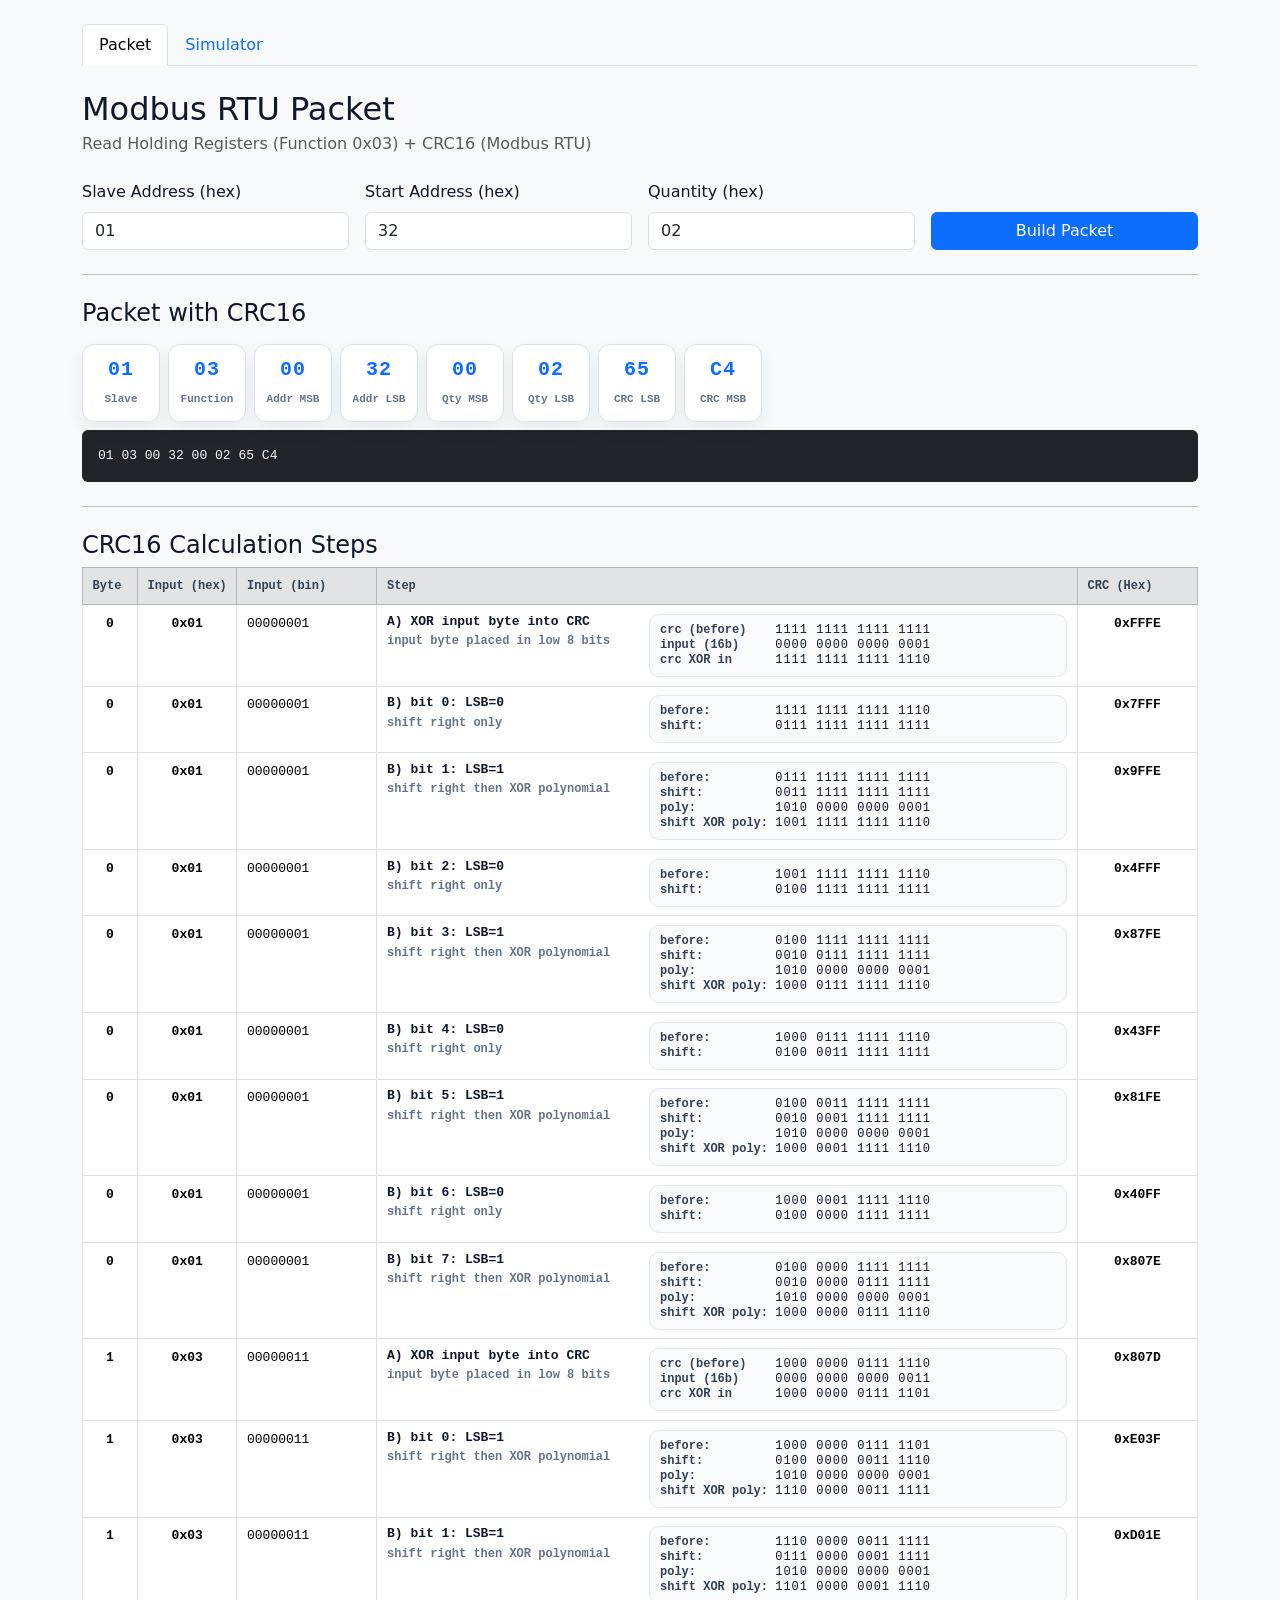
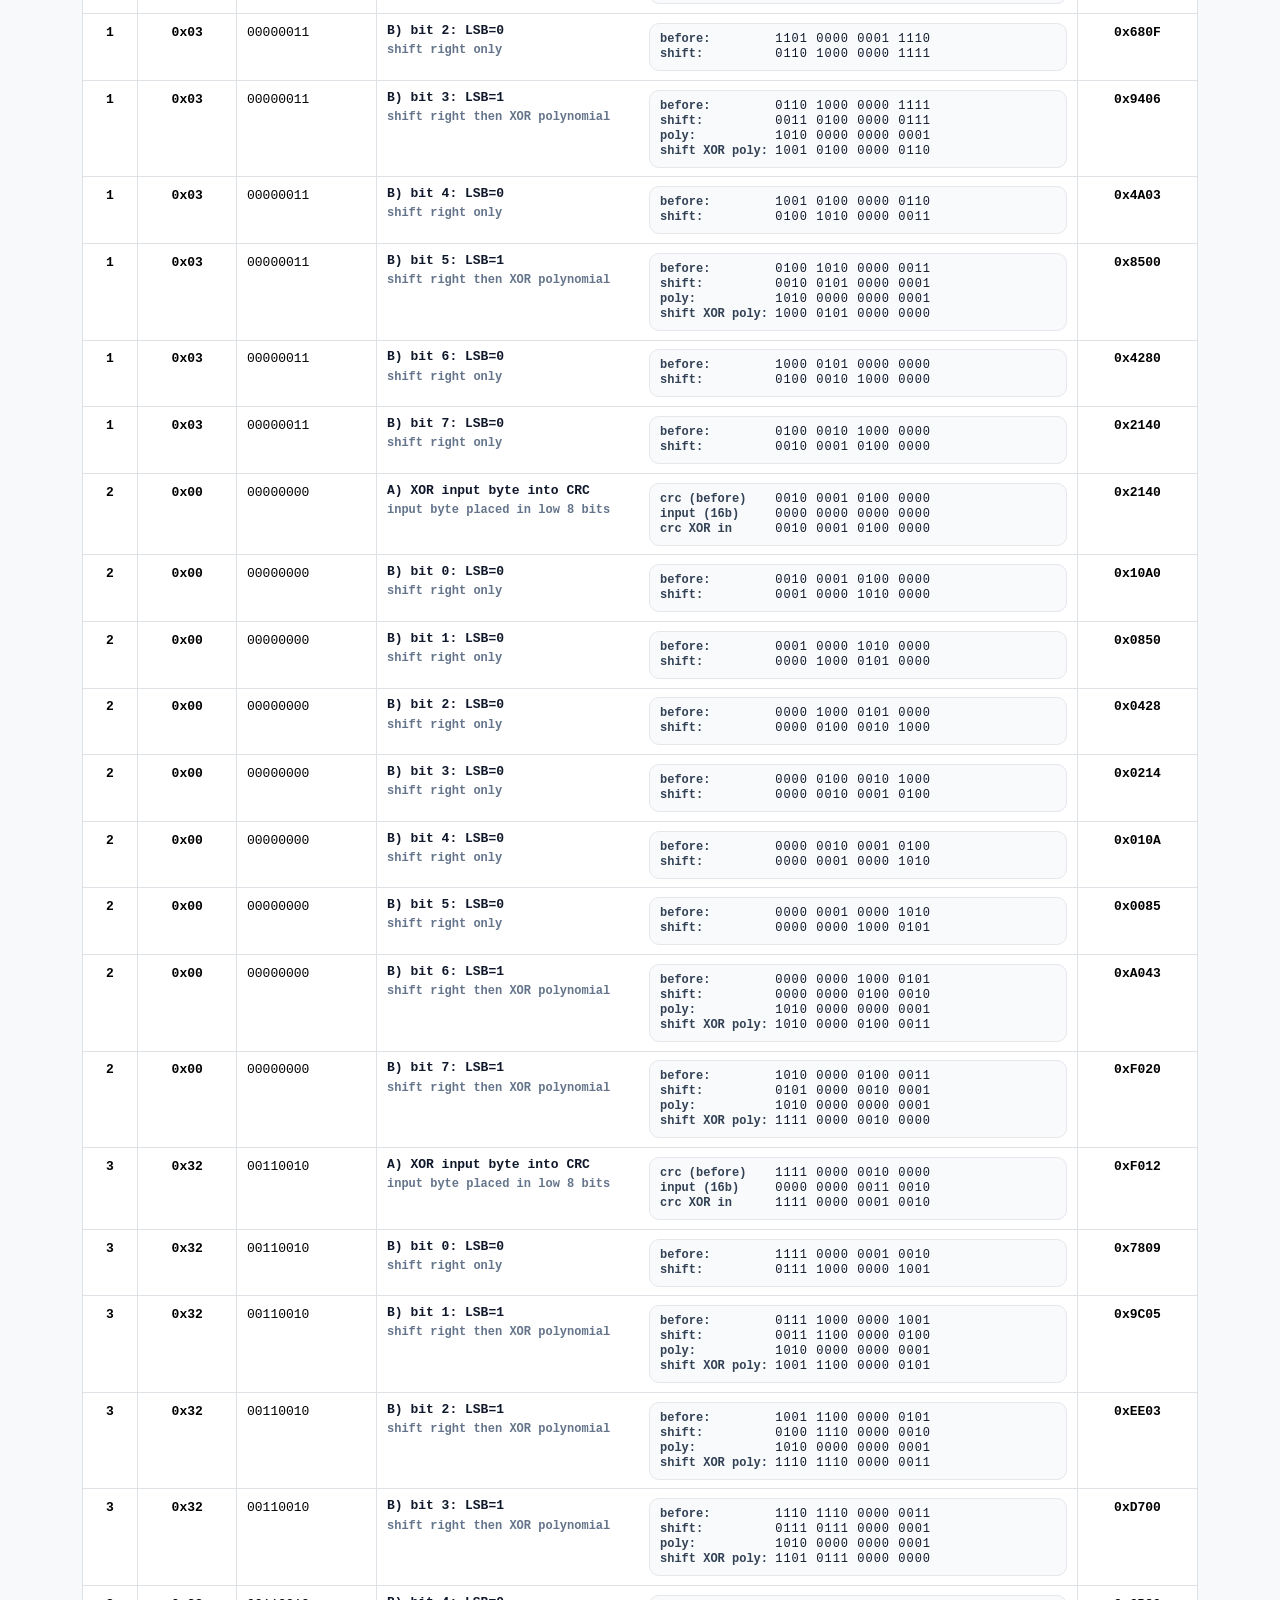
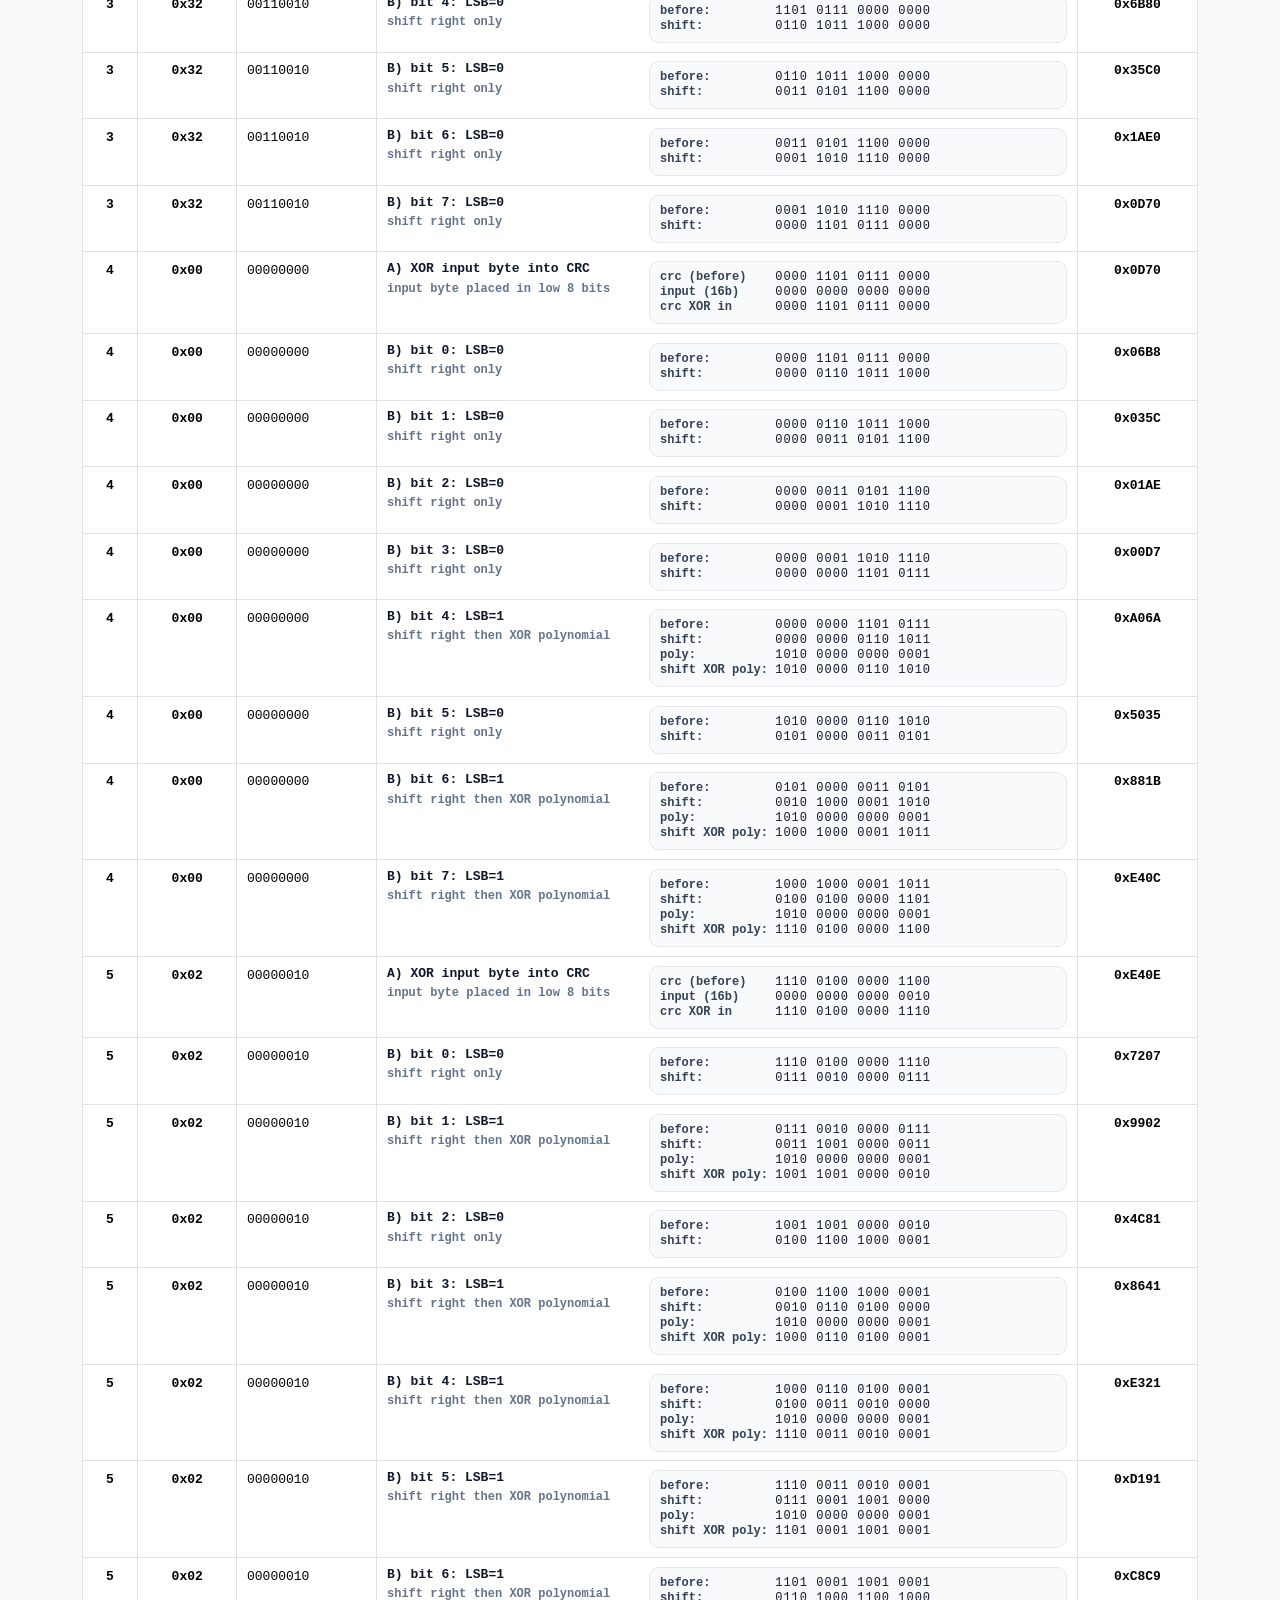
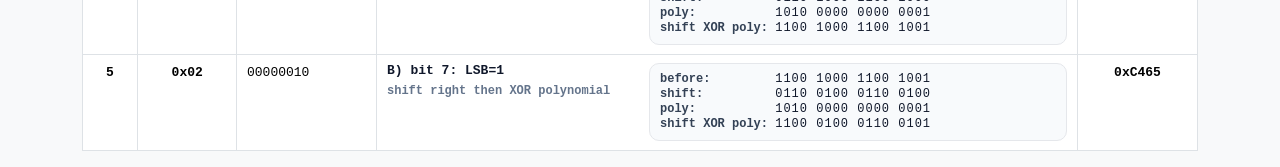
<file: index.html>
<!DOCTYPE html>
<html lang="en">
<head>
  <meta charset="UTF-8" />
  <title>Modbus RTU Packet</title>

  <link href="css/bootstrap.min.css" rel="stylesheet">
  <link href="css/style.css" rel="stylesheet">
</head>

<body>
  <div class="container mt-4">

    <ul class="nav nav-tabs mb-4">
      <li class="nav-item">
        <a class="nav-link active" href="index.html">Packet</a>
      </li>
      <li class="nav-item">
        <a class="nav-link" href="simulator.html">Simulator</a>
      </li>
    </ul>

    <h2 class="mb-1">Modbus RTU Packet</h2>
    <p class="text-muted mb-4">Read Holding Registers (Function 0x03) + CRC16 (Modbus RTU)</p>

    <div class="row g-3">
      <div class="col-md-3">
        <label class="form-label">Slave Address (hex)</label>
        <input id="slave" class="form-control" value="01">
      </div>

      <div class="col-md-3">
        <label class="form-label">Start Address (hex)</label>
        <input id="addr" class="form-control" value="32">
      </div>

      <div class="col-md-3">
        <label class="form-label">Quantity (hex)</label>
        <input id="qty" class="form-control" value="02" inputmode="text" autocomplete="off">
      </div>

      <div class="col-md-3 d-flex align-items-end">
        <button class="btn btn-primary w-100" onclick="buildPacket()">Build Packet</button>
      </div>
    </div>

    <hr class="my-4">

    <h4 class="mb-2">Packet with CRC16</h4>
    <div class="d-flex flex-wrap gap-2 mt-3" id="packetView"></div>


    <pre id="rawOutput" class="bg-dark text-light p-3 rounded mt-2"></pre>

    <hr class="my-4">

    <h4 class="mb-2">CRC16 Calculation Steps</h4>
    <div class="table-responsive">
      <table class="table table-sm table-bordered crc-table">
        <colgroup>
          <col class="col-byte">
          <col class="col-input-hex">
          <col class="col-input-bin">
          <col class="col-step">
          <col class="col-crc-hex">
        </colgroup>
        <thead class="table-secondary">
          <tr>
            <th>Byte</th>
            <th>Input (hex)</th>
            <th>Input (bin)</th>
            <th>Step</th>
            <th>CRC (Hex)</th>
          </tr>
        </thead>
        <tbody id="crcSteps"></tbody>
      </table>
    </div>

  </div>

    <script src="js/package.js"></script>



</body>
</html>
</file>
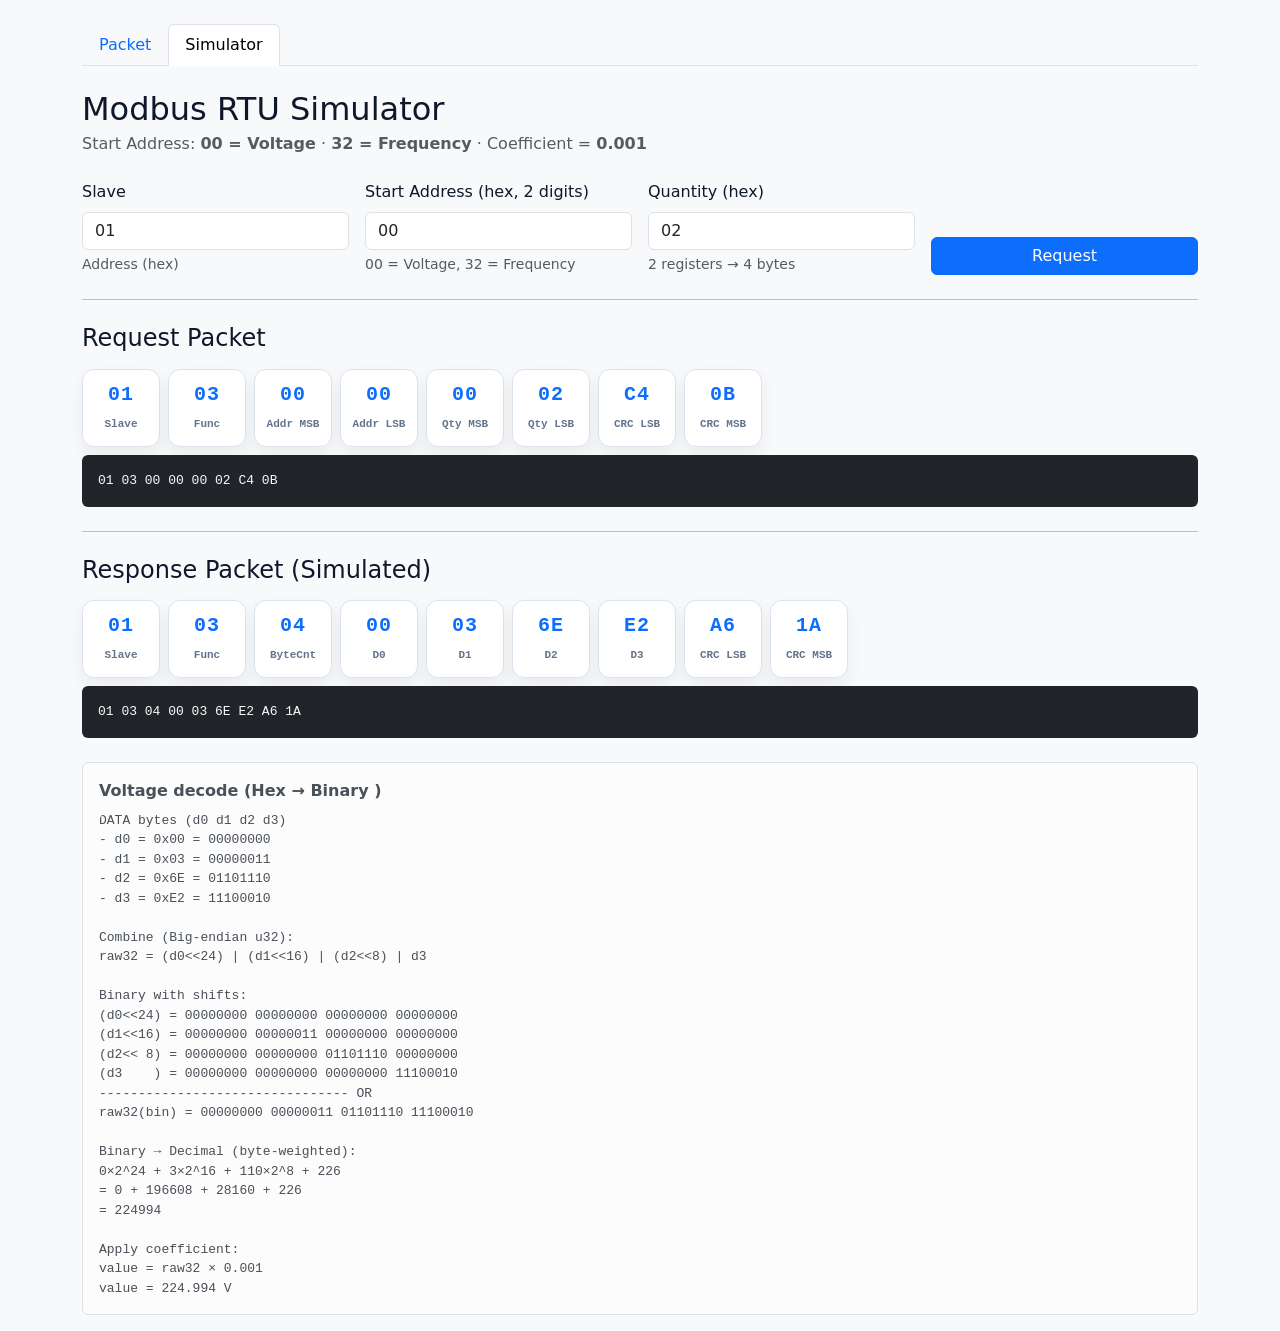
<file: simulator.html>
<!DOCTYPE html>
<html lang="en">
<head>
  <meta charset="UTF-8" />
  <title>Modbus RTU Simulator</title>

  <link href="css/bootstrap.min.css" rel="stylesheet">
  <link href="css/style.css" rel="stylesheet">
</head>

<body>
  <div class="container mt-4">

    <ul class="nav nav-tabs mb-4">
      <li class="nav-item">
        <a class="nav-link" href="index.html">Packet</a>
      </li>
      <li class="nav-item">
        <a class="nav-link active" href="simulator.html">Simulator</a>
      </li>
    </ul>

    <h2 class="mb-1">Modbus RTU Simulator</h2>
    <p class="text-muted mb-4">
      Start Address: <b>00 = Voltage</b> · <b>32 = Frequency</b> · Coefficient = <b>0.001</b>
    </p>

    <!-- Inputs -->
    <div class="row g-3 align-items-end">
      <div class="col-md-3">
        <label class="form-label">Slave</label>
        <input id="slave" class="form-control" value="01">
        <div class="form-text">Address (hex)</div>
      </div>

      <div class="col-md-3">
        <label class="form-label">Start Address (hex, 2 digits)</label>
        <input id="addr" class="form-control" value="00">
        <div class="form-text">00 = Voltage, 32 = Frequency</div>
      </div>

      <div class="col-md-3">
        <label class="form-label">Quantity (hex)</label>
        <input id="qty" class="form-control" value="02">
        <div class="form-text">2 registers → 4 bytes</div>
      </div>

      <div class="col-md-3">
        <button class="btn btn-primary w-100" onclick="buildRequest()">Request</button>
      </div>
    </div>

    <hr class="my-4">

    <!-- REQUEST -->
    <h4 class="mb-2">Request Packet</h4>
    <div id="reqView" class="d-flex flex-wrap gap-2 mt-3"></div>
    <pre id="reqRaw" class="bg-dark text-light p-3 rounded mt-2"></pre>

    <hr class="my-4">

    <!-- RESPONSE -->
    <h4 class="mb-2">Response Packet (Simulated)</h4>
    <div id="resView" class="d-flex flex-wrap gap-2 mt-3"></div>
    <pre id="resRaw" class="bg-dark text-light p-3 rounded mt-2"></pre>

    <!-- EXPLAIN -->
    <div id="resultBox" class="alert alert-light border mt-4">
      <div class="fw-semibold mb-2" id="resultTitle">How to decode (human-friendly)</div>
      <pre class="mono m-0" id="explainOut"></pre>
    </div>

  </div>


  <script src="js/request.js"></script>



</body>
</html>
</file>
<file: css/style.css>
body { background:#f8f9fa; color:#0f172a; }

  /* Packet bytes: นุ่มขึ้น + เงาเบา ๆ */
  .byte-box {
    width: 78px;
    height: 78px;
    border: 1px solid #dbe3ee;
    border-radius: 12px;
    text-align: center;
    padding-top: 10px;
    font-family: ui-monospace, SFMono-Regular, Menlo, Monaco, Consolas, "Liberation Mono", "Courier New", monospace;
    background: #ffffff;
    box-shadow: 0 8px 18px rgba(15, 23, 42, .06);
  }
  .byte-value { font-size: 20px; font-weight: 900; color:#0d6efd; letter-spacing:1px; }
  .byte-label { font-size: 11px; color: #64748b; font-weight: 700; margin-top: 6px; }

  /* Raw */
  pre { font-size: 13px; border-radius: 12px; }

  /* ✅ สำคัญ: อย่าตัด overflow ของ table-responsive */
  .table-responsive{
    overflow-x: auto;     /* คงพฤติกรรมเดิมของ bootstrap */
    overflow-y: visible;
  }

  table.crc-table {
    font-family: ui-monospace, SFMono-Regular, Menlo, Monaco, Consolas, "Liberation Mono", "Courier New", monospace;
    font-size: 13px;
  }

  /* Header ให้ชัดขึ้น */
  .table thead th{
    font-size: 12px;
    font-weight: 800;
    color:#334155;
    white-space: nowrap;
  }
  .table tbody tr:hover{
    background:#f8fafc;
  }
  .table > :not(caption) > * > *{
    padding: .55rem .6rem;
    vertical-align: top;
  }

  .col-byte       { width: 55px; text-align: center; white-space: nowrap; font-weight:700; color:#334155; }
  .col-input-hex  { width: 95px; text-align: center; white-space: nowrap; font-weight:800; }
  .col-input-bin  { width: 140px; white-space: nowrap; color:#475569; }
  .col-step       { min-width: 640px; }
  .col-crc-bin    { min-width: 320px; letter-spacing: 1px; white-space: nowrap; }
  .col-crc-hex    { width: 120px; min-width:120px; text-align: center; font-weight: 900; white-space: nowrap; }

  /* Step layout: text left, binary right */
  .step-wrap{
    display: grid;
    grid-template-columns: 250px 1fr;
    gap: 12px;
    align-items: start;
  }
  .step-text{
    font-weight: 800;
    line-height: 1.25;
    color:#0f172a;
  }
  .step-text .sub{
    margin-top: 4px;
    font-weight: 600;
    color: #64748b;
    font-size: 12px;
  }
  .bin-block{
    margin: 0;
    padding: 8px 10px;
    background: #f8fafc;
    border: 1px solid #e5e7eb;
    border-radius: 10px;
    font-size: 12px;
    line-height: 1.25;
    white-space: pre;
    overflow-x: auto;
  }
  .bin-label{
    width: 120px;
    color:#334155;
    font-weight: 800;
  }
  .bin-val{
    letter-spacing: 1px;
    color:#0f172a;
  }
</file>
